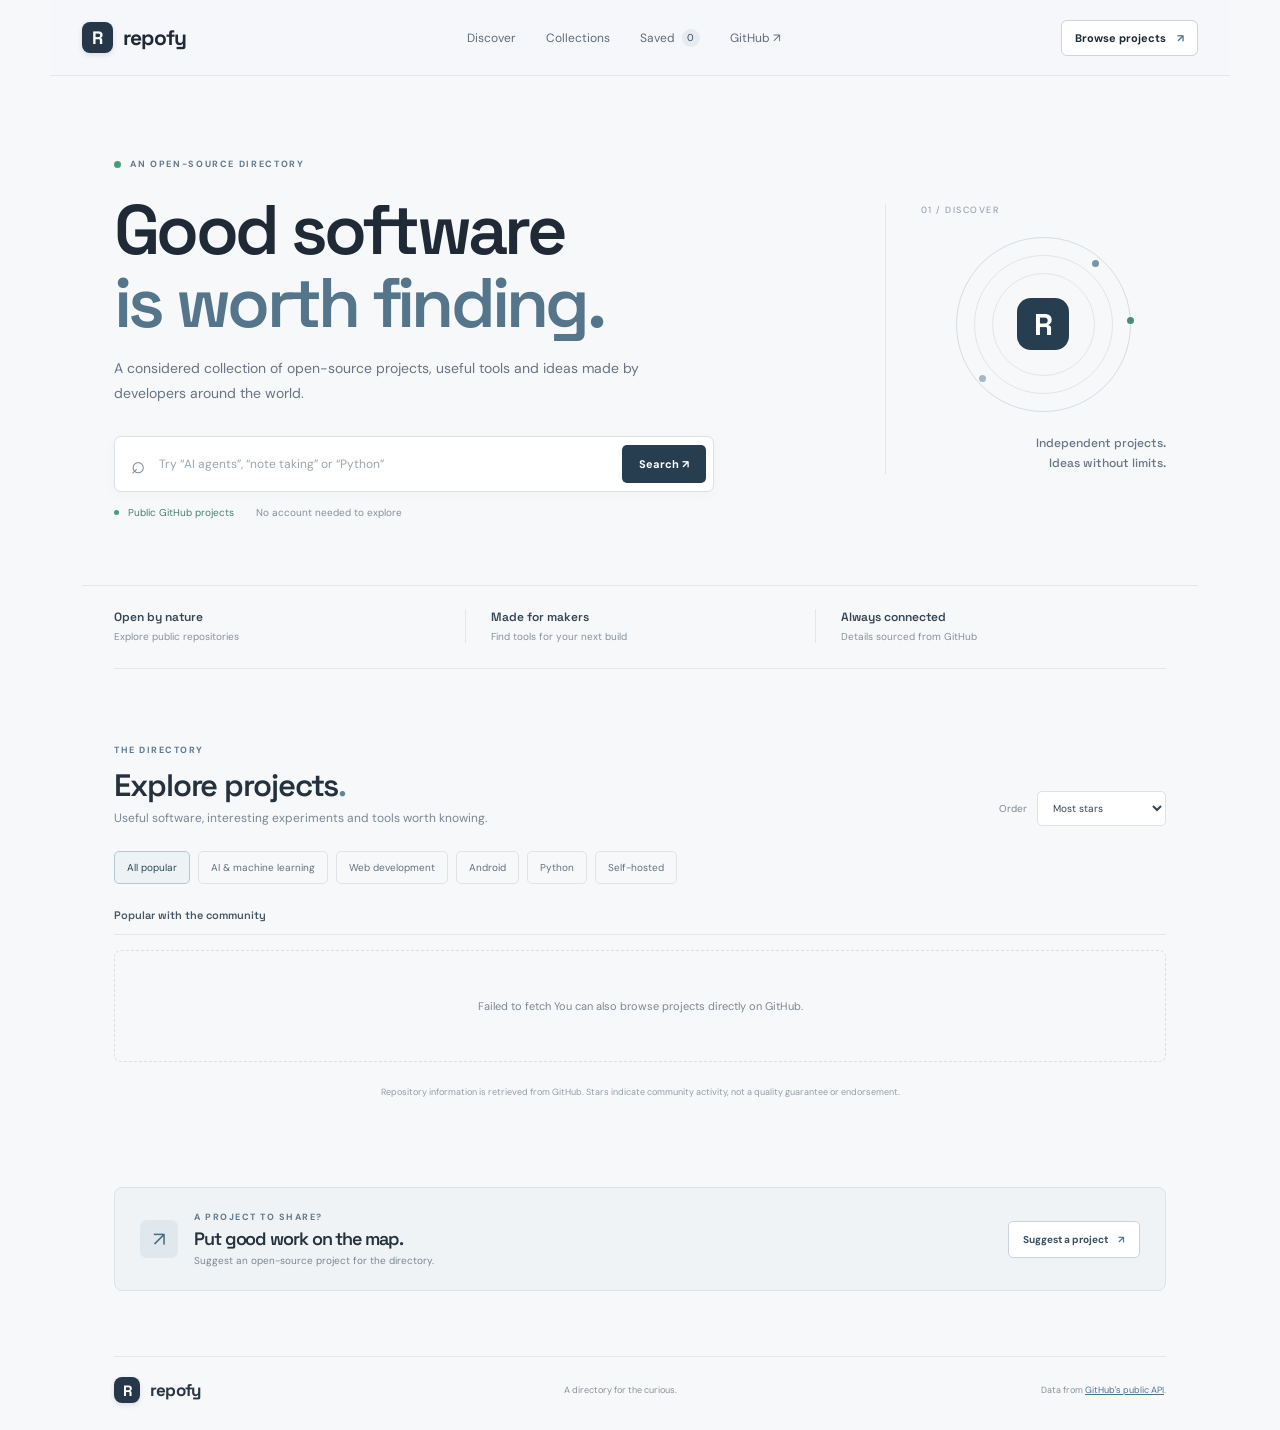
<file: index.html>
<!doctype html>
<html lang="en">
<head>
  <meta charset="utf-8"><meta name="viewport" content="width=device-width, initial-scale=1">
  <meta name="theme-color" content="#f7f8fa">
  <meta name="description" content="A thoughtful directory of open-source software. Find useful GitHub projects, developer tools, AI libraries and self-hosted apps.">
  <link rel="canonical" href="https://repofy.qd.je/"><meta property="og:type" content="website"><meta property="og:url" content="https://repofy.qd.je/"><meta property="og:title" content="Repofy — Open source, thoughtfully found"><meta property="og:description" content="A better place to find your next open-source tool."><meta name="twitter:card" content="summary">
  <title>Repofy — Open source, thoughtfully found</title>
  <link rel="icon" href="data:image/svg+xml,%3Csvg xmlns='http://www.w3.org/2000/svg' viewBox='0 0 100 100'%3E%3Crect width='100' height='100' rx='22' fill='%231c2735'/%3E%3Cpath d='M27 20h29a24 24 0 0 1 0 48H45v12H27zm18 17v14h11a7 7 0 0 0 0-14z' fill='white'/%3E%3C/svg%3E">
  <link rel="preconnect" href="https://fonts.googleapis.com"><link rel="preconnect" href="https://fonts.gstatic.com" crossorigin>
  <link href="https://fonts.googleapis.com/css2?family=DM+Sans:wght@400;500;600;700&family=Space+Grotesk:wght@500;600;700&display=swap" rel="stylesheet">
  <link rel="stylesheet" href="./styles.css"><script src="./app.js" defer></script>
</head>
<body>
<header class="topbar">
  <a class="brand" href="./" aria-label="Repofy home"><span class="brand-mark">R</span><span>repofy</span></a>
  <nav aria-label="Main navigation"><a href="#discover">Discover</a><a href="#categories">Collections</a><button class="nav-saved" id="show-saved">Saved <span id="saved-count">0</span></button><a href="https://github.com/sochtaAI/repofy" target="_blank" rel="noreferrer">GitHub ↗</a></nav>
  <a class="top-cta" href="#discover">Browse projects <span>↗</span></a>
</header>
<main>
  <section class="hero">
    <div class="hero-inner">
      <div class="eyebrow"><span class="live-dot"></span> AN OPEN-SOURCE DIRECTORY</div>
      <h1>Good software<br><span class="gradient-text">is worth finding.</span></h1>
      <p class="hero-copy">A considered collection of open-source projects, useful tools and ideas made by developers around the world.</p>
      <form class="search-box" id="search-form"><span class="search-icon" aria-hidden="true">⌕</span><input id="search-input" type="search" placeholder="Try “AI agents”, “note taking” or “Python”" autocomplete="off" aria-label="Search open-source projects"><button type="submit">Search <span>↗</span></button></form>
      <div class="hero-meta"><span><i></i> Public GitHub projects</span><span>No account needed to explore</span></div>
    </div>
    <div class="hero-aside" aria-hidden="true"><div class="aside-index">01 / DISCOVER</div><div class="aside-orbit"><span class="orbit-core">R</span><i></i><b></b><em></em></div><div class="aside-caption">Independent projects.<br>Ideas without limits.</div></div>
  </section>
  <section class="trust-strip"><div><strong>Open by nature</strong><span>Explore public repositories</span></div><div><strong>Made for makers</strong><span>Find tools for your next build</span></div><div><strong>Always connected</strong><span>Details sourced from GitHub</span></div></section>
  <section class="discover-section" id="discover">
    <div class="section-heading"><div><div class="eyebrow small-eyebrow">THE DIRECTORY</div><h2 id="section-title">Explore projects<span class="heading-period">.</span></h2><p id="section-subtitle">Useful software, interesting experiments and tools worth knowing.</p></div><div class="sort-wrap"><label for="sort-select">Order</label><select id="sort-select"><option value="stars">Most stars</option><option value="updated">Recently updated</option></select></div></div>
    <div class="category-row" id="categories"><button class="category-chip active" data-query="stars:>1000">All popular</button><button class="category-chip" data-query="topic:artificial-intelligence">AI & machine learning</button><button class="category-chip" data-query="topic:web-development">Web development</button><button class="category-chip" data-query="topic:android">Android</button><button class="category-chip" data-query="language:Python">Python</button><button class="category-chip" data-query="topic:self-hosted">Self-hosted</button></div>
    <div class="results-bar"><span id="results-label">Popular with the community</span><span id="result-count"></span></div>
    <div class="project-grid" id="project-grid" aria-live="polite"><div class="loading-card"><span class="loader"></span><p>Loading public repositories…</p></div></div>
    <div class="load-more-wrap"><button class="load-more" id="load-more" hidden>Show more projects <span>↓</span></button></div>
    <p class="api-note">Repository information is retrieved from GitHub. Stars indicate community activity, not a quality guarantee or endorsement.</p>
  </section>
  <section class="submit-banner"><div class="submit-icon">↗</div><div><div class="eyebrow small-eyebrow">A PROJECT TO SHARE?</div><h2>Put good work on the map.</h2><p>Suggest an open-source project for the directory.</p></div><a href="https://github.com/sochtaAI/repofy/issues/new" target="_blank" rel="noreferrer">Suggest a project <span>↗</span></a></section>
</main>
<footer><a class="brand footer-brand" href="./"><span class="brand-mark">R</span><span>repofy</span></a><span>A directory for the curious.</span><span>Data from <a href="https://docs.github.com/en/rest" target="_blank" rel="noreferrer">GitHub's public API</a>.</span></footer>
</body></html>
</file>
<file: styles.css>
:root{color-scheme:light;--bg:#f7f8fa;--surface:#fff;--surface-soft:#f1f3f6;--text:#202936;--muted:#687483;--faint:#8b96a3;--line:#e3e7ec;--accent:#315b78;--accent-soft:#eaf1f5;--green:#2d8667}*{box-sizing:border-box}html{scroll-behavior:smooth}body{margin:0;background:var(--bg);color:var(--text);font-family:"DM Sans",Arial,sans-serif;-webkit-font-smoothing:antialiased}a{color:inherit;text-decoration:none}button,input,select{font:inherit}.topbar{height:76px;max-width:1180px;margin:auto;padding:0 32px;display:flex;align-items:center;justify-content:space-between;border-bottom:1px solid var(--line);background:rgba(247,248,250,.92)}.brand{display:flex;align-items:center;gap:10px;font:700 21px "Space Grotesk",sans-serif;letter-spacing:-.8px}.brand-mark{width:31px;height:31px;border-radius:8px;background:#253748;color:white;display:grid;place-items:center;font:700 18px "Space Grotesk";box-shadow:0 2px 5px #1d2c3b20}.topbar nav{display:flex;align-items:center;gap:30px;color:#5f6b78;font-size:12px}.topbar nav a:hover,.nav-saved:hover{color:#172b3b}.nav-saved{border:0;background:transparent;color:#5f6b78;font:12px "DM Sans";cursor:pointer;padding:0}.nav-saved span{display:inline-grid;place-items:center;min-width:18px;height:18px;margin-left:4px;padding:0 5px;border-radius:20px;background:#e5ebef;color:#344e60;font-size:10px}.nav-saved.active{color:#315b78}.top-cta{font-size:11px;font-weight:700;border:1px solid #cbd4dc;border-radius:6px;padding:10px 13px;background:#fff}.top-cta span,.submit-banner a span{margin-left:8px;color:#55778d}.hero{max-width:1116px;margin:auto;min-height:435px;padding:82px 32px 66px;display:grid;grid-template-columns:minmax(0,1.45fr) minmax(220px,.55fr);align-items:center;gap:30px;border-bottom:1px solid var(--line)}.hero-inner{max-width:680px}.eyebrow{font-size:9px;font-weight:700;letter-spacing:1.65px;color:#61798a;display:flex;align-items:center;gap:9px}.live-dot{width:7px;height:7px;background:#4b9b79;border-radius:50%}.hero h1{font:600 clamp(48px,6vw,70px)/1.04 "Space Grotesk",sans-serif;letter-spacing:-3.7px;margin:24px 0 16px;color:#202a36}.gradient-text{color:#54758a}.hero-copy{max-width:550px;color:#687483;font-size:14px;line-height:1.85;margin:0}.search-box{max-width:600px;height:56px;margin:29px 0 14px;padding:6px 7px 6px 16px;border:1px solid #d8dfe5;border-radius:7px;background:#fff;display:flex;align-items:center;gap:12px;box-shadow:0 3px 12px #26374708}.search-box:focus-within{border-color:#7794a8;box-shadow:0 0 0 3px #54758a16}.search-icon{font-size:24px;color:#788795}.search-box input{flex:1;min-width:0;background:transparent;border:0;outline:0;color:#25313e;font-size:12px}.search-box input::placeholder{color:#9aa4ae}.search-box button,.load-more{border:0;border-radius:5px;background:#263e50;color:white;font-size:11px;font-weight:700;padding:12px 17px;cursor:pointer}.search-box button:hover,.load-more:hover{background:#35566e}.hero-meta{display:flex;gap:22px;color:#85909b;font-size:10px}.hero-meta span:first-child{color:#4e7f6b}.hero-meta i{display:inline-block;width:5px;height:5px;border-radius:50%;background:#4b9b79;margin:0 6px 1px 0}.hero-aside{height:270px;border-left:1px solid var(--line);padding-left:35px;display:flex;flex-direction:column;justify-content:space-between}.aside-index{font-size:9px;letter-spacing:1.5px;color:#8b96a3}.aside-orbit{height:175px;width:175px;align-self:center;position:relative;border:1px solid #d5dde3;border-radius:50%;display:grid;place-items:center}.aside-orbit:before,.aside-orbit:after{content:"";position:absolute;border:1px solid #e1e6ea;border-radius:50%}.aside-orbit:before{inset:17px}.aside-orbit:after{inset:35px}.orbit-core{width:52px;height:52px;border-radius:14px;background:#263e50;color:white;display:grid;place-items:center;font:700 30px "Space Grotesk";z-index:1}.aside-orbit i,.aside-orbit b,.aside-orbit em{position:absolute;width:7px;height:7px;border-radius:50%;background:#7896a8}.aside-orbit i{top:22px;right:31px}.aside-orbit b{bottom:29px;left:22px;background:#a5b7c2}.aside-orbit em{top:79px;right:-4px;background:#4d8d75}.aside-caption{font:500 12px/1.7 "Space Grotesk";color:#667584;text-align:right}.trust-strip{max-width:1052px;margin:0 auto;padding:23px 0 25px;display:grid;grid-template-columns:repeat(3,1fr);border-bottom:1px solid var(--line)}.trust-strip div{display:flex;flex-direction:column;gap:5px;padding-left:25px;border-left:1px solid var(--line)}.trust-strip div:first-child{padding-left:0;border-left:0}.trust-strip strong{font:600 12px "Space Grotesk";color:#354453}.trust-strip span{font-size:10px;color:#87919c}.discover-section{max-width:1052px;margin:0 auto;padding:75px 0 80px}.section-heading{display:flex;justify-content:space-between;align-items:flex-end}.small-eyebrow{justify-content:flex-start;font-size:9px;letter-spacing:1.5px}.section-heading h2,.submit-banner h2{font:600 31px "Space Grotesk";letter-spacing:-1.1px;margin:9px 0 5px;color:#25313d}.heading-period{color:#65869a}.section-heading p,.submit-banner p{font-size:12px;color:#7a8692;margin:0}.sort-wrap{display:flex;align-items:center;gap:10px;color:#7a8692;font-size:10px}.sort-wrap select{background:#fff;color:#344250;border:1px solid #dce2e7;border-radius:5px;padding:9px 11px;font-size:10px}.category-row{display:flex;flex-wrap:wrap;gap:8px;margin:25px 0 24px}.category-chip{border:1px solid #dfe4e8;background:transparent;color:#63717f;border-radius:5px;padding:9px 12px;font-size:10px;cursor:pointer;transition:background .15s,border-color .15s}.category-chip:hover,.category-chip.active{border-color:#b7c7d1;background:#edf2f5;color:#2d4a5d}.results-bar{display:flex;justify-content:space-between;align-items:center;color:#465563;font:600 11px "Space Grotesk";padding-bottom:12px;border-bottom:1px solid var(--line)}#result-count{color:#8b96a1;font:10px "DM Sans"}.project-grid{display:grid;grid-template-columns:repeat(3,1fr);gap:13px;margin-top:15px}.project-card,.loading-card{min-height:185px;border:1px solid #e0e5e9;border-radius:7px;background:#fff;padding:17px;display:flex;flex-direction:column;transition:border-color .15s,box-shadow .15s}.project-card:hover{border-color:#bdcbd4;box-shadow:0 5px 18px #283b4a0b}.project-top{display:flex;align-items:center;gap:10px}.avatar{width:30px;height:30px;border-radius:6px;background:#eef1f3;object-fit:cover}.repo-title{font:600 12px "Space Grotesk";overflow-wrap:anywhere;color:#2d3b48}.repo-owner{font-size:9px;color:#8a95a0;margin-top:3px}.repo-desc{font-size:10px;line-height:1.65;color:#697784;margin:13px 0;display:-webkit-box;-webkit-line-clamp:2;-webkit-box-orient:vertical;overflow:hidden;min-height:33px}.repo-bottom{margin-top:auto;display:flex;align-items:center;gap:10px;flex-wrap:wrap;color:#7c8994;font-size:9px}.repo-stat{display:flex;align-items:center;gap:4px}.repo-link{margin-left:auto;color:#466b82;font-size:10px;font-weight:700}.repo-link:hover{color:#1e3d52}.card-actions{display:flex;align-items:center;justify-content:space-between;margin-top:11px;padding-top:10px;border-top:1px solid #edf0f2}.save-button{border:1px solid #e1e6ea;border-radius:5px;background:#fff;color:#6d7a86;padding:6px 9px;font-size:9px;cursor:pointer}.save-button:hover,.save-button.is-saved{border-color:#b8cbd6;color:#355b72;background:#f1f5f7}.loading-card{align-items:center;justify-content:center;color:#85919c;font-size:11px}.loader{width:18px;height:18px;border:2px solid #e1e7eb;border-top-color:#54778d;border-radius:50%;animation:spin .8s linear infinite}@keyframes spin{to{transform:rotate(360deg)}}.empty-state{grid-column:1/-1;text-align:center;padding:48px 20px;color:#7b8792;border:1px dashed #d9e0e5;border-radius:7px;font-size:11px}.load-more-wrap{text-align:center;margin-top:24px}.load-more{background:#fff;color:#435c6e;border:1px solid #ccd7de;padding:11px 16px;font-size:10px}.load-more:hover{background:#edf2f5}.api-note{text-align:center;color:#929ca5;font-size:9px;margin-top:22px}.submit-banner{max-width:1052px;margin:0 auto 65px;padding:23px 25px;border:1px solid #dce3e8;border-radius:8px;background:#f0f3f5;display:flex;align-items:center;gap:16px}.submit-icon{width:38px;height:38px;border-radius:7px;background:#e0e8ed;color:#476a80;display:grid;place-items:center;font-size:20px}.submit-banner h2{font-size:18px;margin:4px 0}.submit-banner p{font-size:10px}.submit-banner a{margin-left:auto;padding:11px 14px;border:1px solid #c8d4dc;border-radius:5px;font-size:10px;font-weight:700;background:#fff;color:#354e60}footer{max-width:1052px;margin:auto;border-top:1px solid var(--line);padding:20px 0 27px;display:flex;justify-content:space-between;align-items:center;color:#87919b;font-size:9px}.footer-brand{font-size:17px;color:#293744}.footer-brand .brand-mark{width:26px;height:26px;font-size:15px}footer>span:last-child a{color:#4d7188;text-decoration:underline}
.detail-main{max-width:980px;margin:0 auto;padding:42px 28px 80px;min-height:70vh}.back-link{display:inline-block;color:#647583;font-size:11px;margin-bottom:22px}.detail-hero{padding:30px;border:1px solid #dfe5e9;border-radius:8px;background:#fff}.detail-title{font:600 clamp(27px,5vw,42px)/1.15 "Space Grotesk";letter-spacing:-1.2px;overflow-wrap:anywhere;margin:16px 0 10px;color:#263440}.detail-description{color:#697783;font-size:13px;line-height:1.8;max-width:740px}.detail-actions{display:flex;flex-wrap:wrap;gap:9px;margin-top:20px}.detail-action{display:inline-flex;align-items:center;justify-content:center;border:1px solid #cbd6dd;border-radius:5px;background:#fff;color:#38576b;padding:10px 13px;font:600 10px "DM Sans";cursor:pointer}.detail-action:hover{background:#f0f4f6}.detail-stats{display:grid;grid-template-columns:repeat(4,1fr);gap:10px;margin:13px 0}.detail-stat,.detail-panel{border:1px solid #e0e6ea;border-radius:7px;background:#fff;padding:17px}.detail-stat{display:flex;flex-direction:column;gap:8px}.detail-stat span,.detail-info-item span{font-size:9px;color:#89949e}.detail-stat strong{font:600 17px "Space Grotesk";color:#334655}.detail-panel{margin-top:12px}.detail-panel h2{font:600 17px "Space Grotesk";margin:0 0 15px;color:#334250}.detail-panel h3{font:600 11px "Space Grotesk";margin:18px 0 9px}.detail-info-grid{display:grid;grid-template-columns:repeat(2,1fr);gap:14px}.detail-info-item{display:flex;flex-direction:column;gap:5px}.detail-info-item strong{font-size:11px;font-weight:500;overflow-wrap:anywhere;color:#42515e}.topic-list{display:flex;flex-wrap:wrap;gap:6px}.topic-tag{border:1px solid #dce5ea;background:#f2f5f7;color:#506b7d;border-radius:4px;padding:5px 8px;font-size:9px}.readme-preview{white-space:pre-wrap;overflow-wrap:anywhere;max-height:600px;overflow:auto;color:#52616e;font:11px/1.75 ui-monospace,monospace;background:#f7f9fa;border:1px solid #e4e9ed;border-radius:6px;padding:15px}.detail-hero .small-eyebrow{color:#61798a}
@media(max-width:1120px){.trust-strip,.discover-section,.submit-banner,footer{margin-left:28px;margin-right:28px}.hero{margin:0 28px}.trust-strip{max-width:none}}
@media(max-width:700px){.topbar{height:65px;padding:0 17px}.topbar nav{gap:13px}.topbar nav a:nth-child(2),.topbar nav a:nth-child(4){display:none}.top-cta{font-size:9px;padding:9px}.hero{margin:0 17px;padding:65px 0 44px;min-height:0;display:block}.hero h1{font-size:clamp(43px,11vw,60px);letter-spacing:-2.6px}.hero-copy{font-size:12px}.search-box{height:53px;margin-top:23px;gap:8px;padding-left:11px}.search-box input{font-size:10px}.search-box button{padding:11px;font-size:10px}.hero-meta{gap:12px;font-size:8px}.hero-aside{display:none}.trust-strip{margin:0 17px;padding:18px 0;gap:12px}.trust-strip div{padding-left:10px}.trust-strip strong{font-size:10px}.trust-strip span{font-size:8px;line-height:1.4}.discover-section{margin:0 17px;padding:55px 0 60px}.section-heading{align-items:flex-start;gap:14px;flex-direction:column}.section-heading h2{font-size:27px}.sort-wrap{align-self:flex-end;margin-top:-3px}.category-row{gap:6px;margin-top:19px}.category-chip{padding:8px 9px;font-size:9px}.project-grid{grid-template-columns:1fr;gap:9px}.project-card{min-height:155px;padding:15px}.submit-banner{margin:0 17px 45px;padding:17px;flex-wrap:wrap}.submit-banner>div:nth-child(2){flex:1;min-width:160px}.submit-banner a{margin:3px 0 0 54px}footer{margin:0 17px;gap:10px;flex-wrap:wrap}.footer-brand{width:100%}.detail-main{padding:25px 17px 55px}.detail-hero{padding:20px}.detail-stats{grid-template-columns:repeat(2,1fr)}.detail-info-grid{grid-template-columns:1fr 1fr}.detail-stat{padding:13px}.detail-stat strong{font-size:15px}}
@media(prefers-reduced-motion:reduce){*,*::before,*::after{scroll-behavior:auto!important;animation-duration:.01ms!important;transition-duration:.01ms!important}}
</file>
